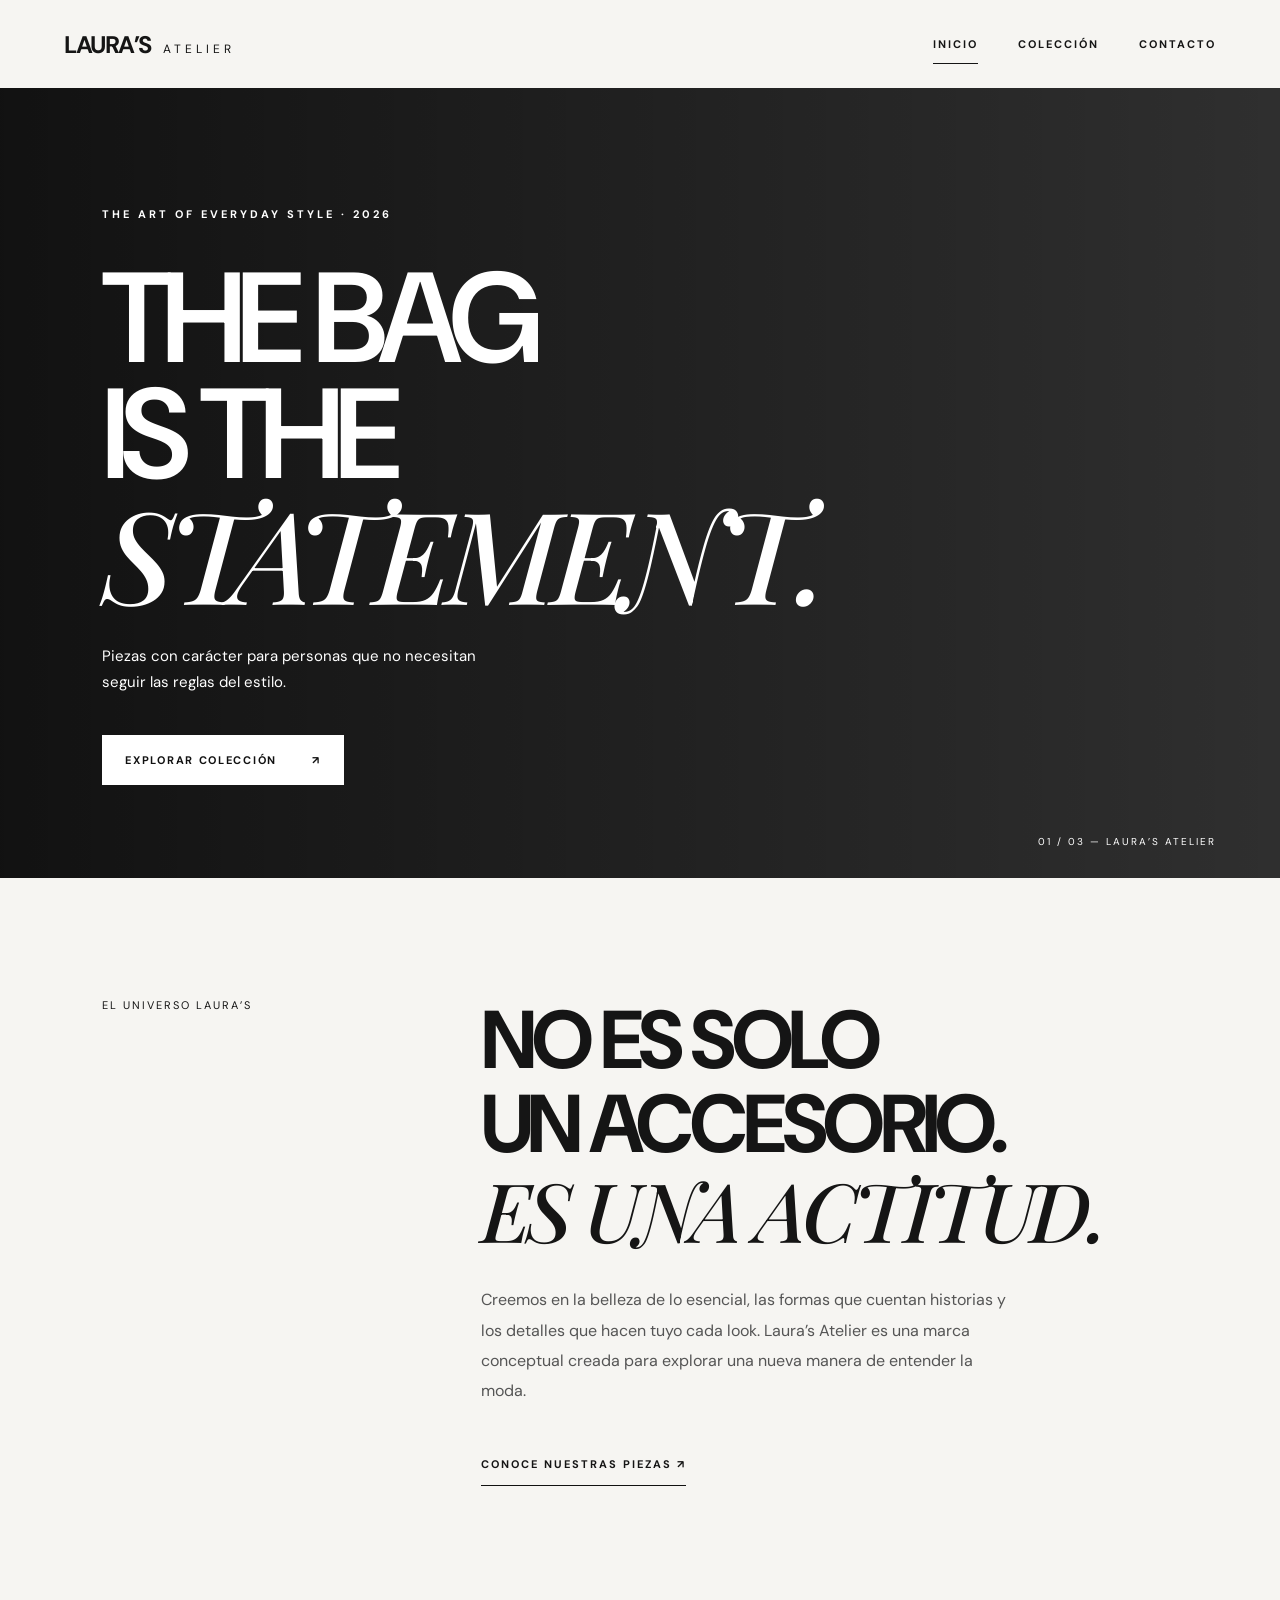
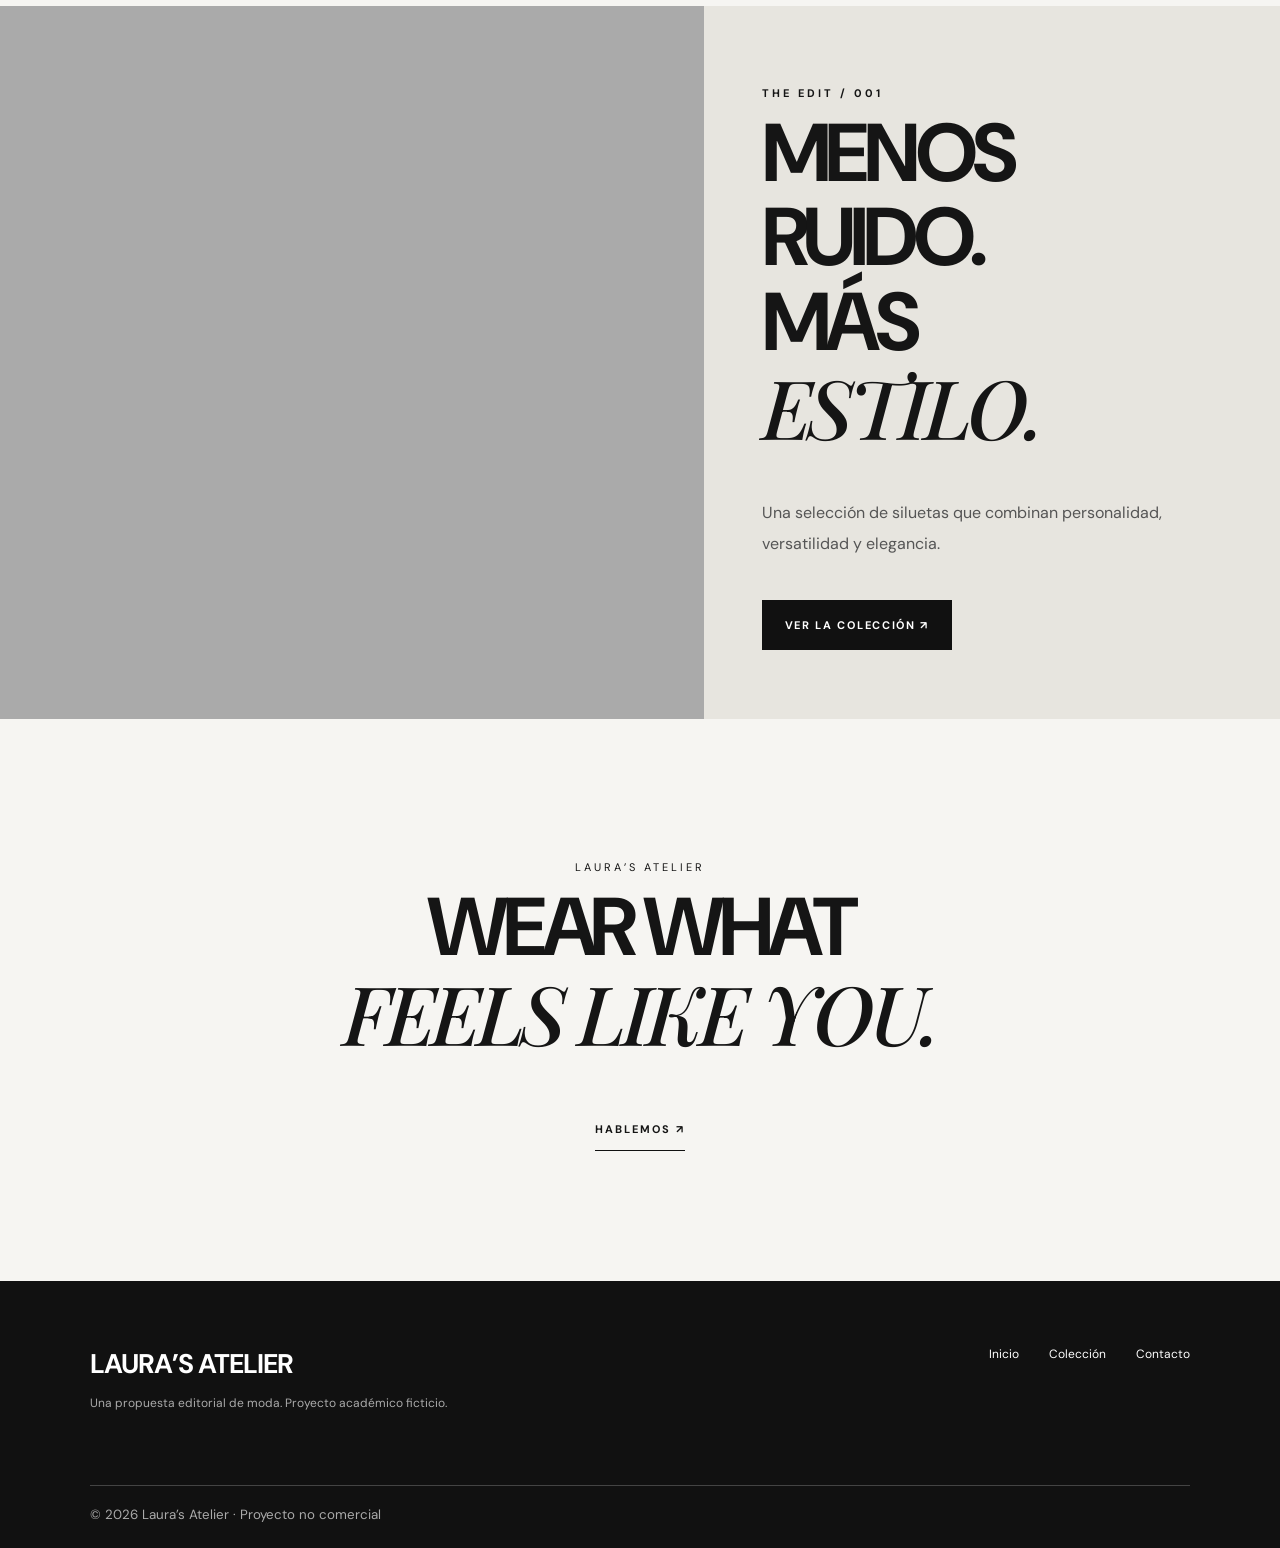
<file: index.html>
<!doctype html><html lang="es"><head><meta charset="utf-8"><meta name="viewport" content="width=device-width,initial-scale=1"><meta name="description" content="Laura’s Atelier: una marca conceptual de bolsos con estética editorial y carácter propio."><meta name="theme-color" content="#f6f5f2"><title>Inicio | Laura’s Atelier</title><link rel="preconnect" href="https://images.unsplash.com"><link rel="stylesheet" href="style.css"><script src="script.js" defer></script></head><body data-page="inicio"><a class="skip" href="#contenido">Saltar al contenido</a><header class="site-header"><a class="wordmark" href="index.html" aria-label="Laura’s Atelier, inicio">LAURA’S <span>ATELIER</span></a><button class="menu-toggle" aria-label="Abrir menú" aria-expanded="false">MENÚ <span>☰</span></button><nav class="nav" aria-label="Navegación principal"><a href="index.html" data-page="inicio">INICIO</a><a href="servicios.html" data-page="servicios">COLECCIÓN</a><a href="contacto.html" data-page="contacto">CONTACTO</a></nav></header><main id="contenido"><section class="hero"><div class="hero-image" role="img" aria-label="Bolso de cuero en una fotografía editorial"></div><div class="hero-content"><p class="eyebrow">THE ART OF EVERYDAY STYLE · 2026</p><h1>THE BAG<br>IS THE<br><em>STATEMENT.</em></h1><p>Piezas con carácter para personas que no necesitan seguir las reglas del estilo.</p><a class="button light" href="servicios.html">EXPLORAR COLECCIÓN <span aria-hidden="true">↗</span></a></div><div class="hero-index">01 / 03 — LAURA’S ATELIER</div></section><section class="intro section"><div class="intro-label">EL UNIVERSO LAURA’S</div><div><h2>NO ES SOLO<br>UN ACCESORIO.<br><em>ES UNA ACTITUD.</em></h2><p>Creemos en la belleza de lo esencial, las formas que cuentan historias y los detalles que hacen tuyo cada look. Laura’s Atelier es una marca conceptual creada para explorar una nueva manera de entender la moda.</p><a class="text-link" href="servicios.html">CONOCE NUESTRAS PIEZAS ↗</a></div></section><section class="feature-grid"><div class="feature-image feature-one" role="img" aria-label="Bolso negro de diseño"></div><div class="feature-copy"><p class="eyebrow">THE EDIT / 001</p><h2>MENOS<br>RUIDO.<br>MÁS<br><em>ESTILO.</em></h2><p>Una selección de siluetas que combinan personalidad, versatilidad y elegancia.</p><a class="button dark" href="servicios.html">VER LA COLECCIÓN ↗</a></div></section><section class="statement"><p>LAURA’S ATELIER</p><h2>WEAR WHAT<br><em>FEELS LIKE YOU.</em></h2><a href="contacto.html" class="text-link">HABLEMOS ↗</a></section></main><footer class="footer"><div><a class="footer-logo" href="index.html">LAURA’S ATELIER</a><p>Una propuesta editorial de moda. Proyecto académico ficticio.</p></div><div><a href="index.html">Inicio</a><a href="servicios.html">Colección</a><a href="contacto.html">Contacto</a></div><small>© 2026 Laura’s Atelier · Proyecto no comercial</small></footer></body></html>
</file>
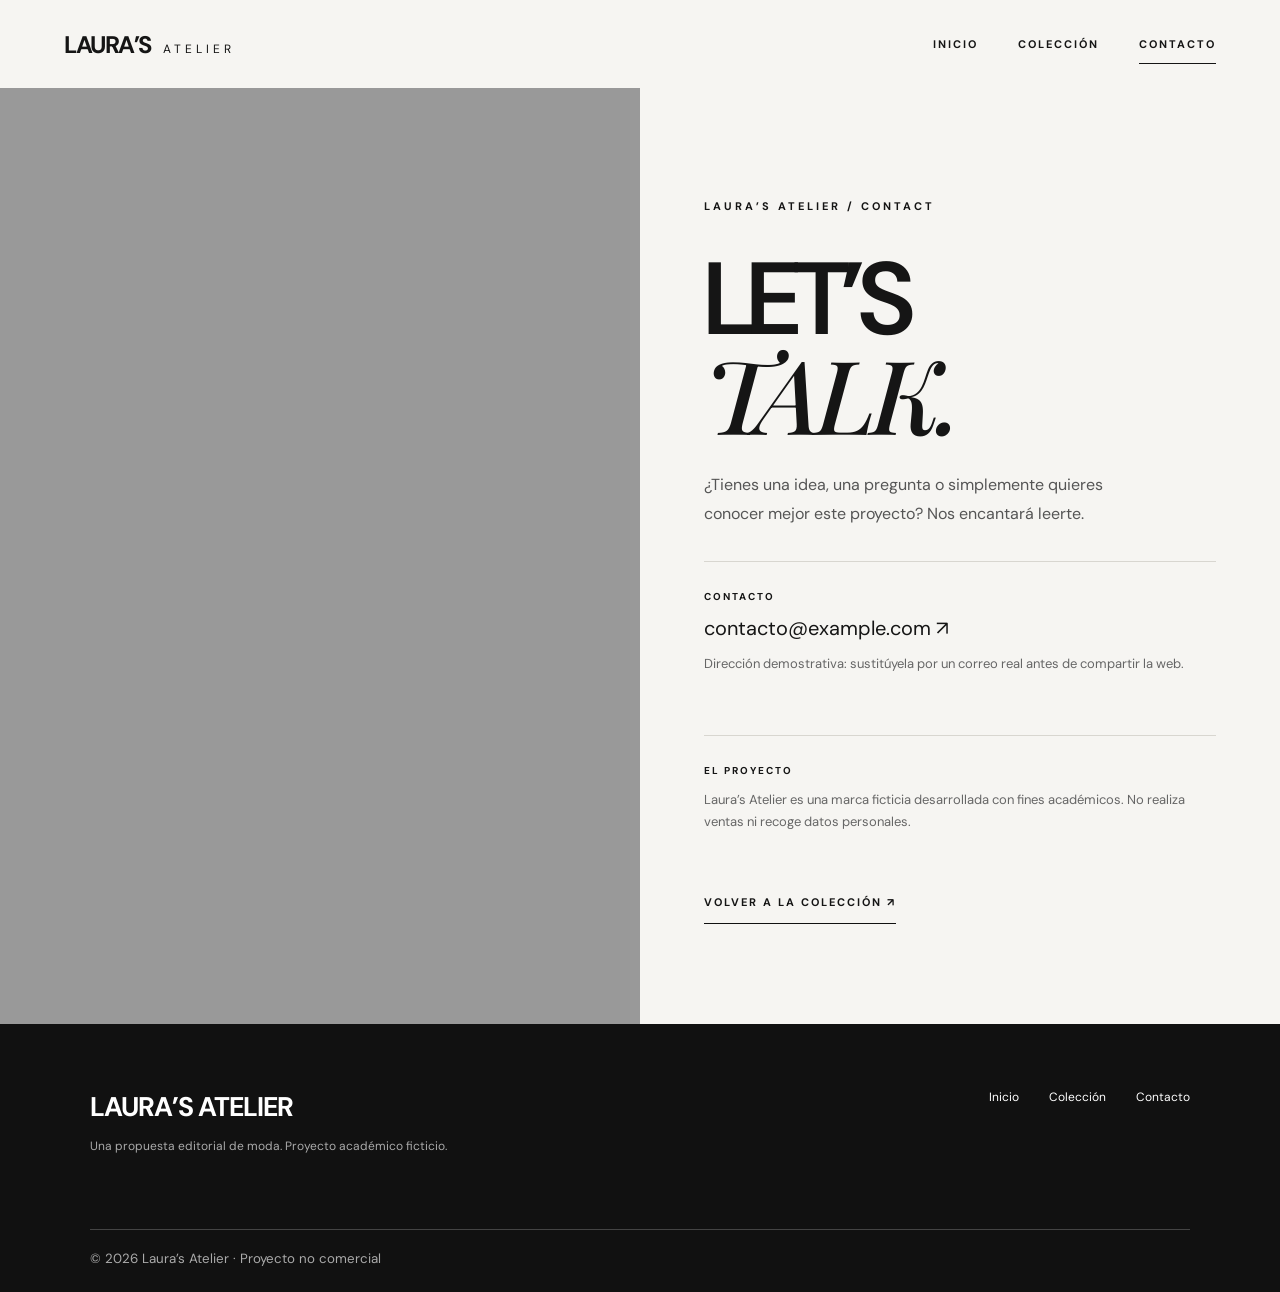
<file: contacto.html>
<!doctype html><html lang="es"><head><meta charset="utf-8"><meta name="viewport" content="width=device-width,initial-scale=1"><meta name="description" content="Contacta con Laura’s Atelier y descubre el proyecto académico de moda."><meta name="theme-color" content="#f6f5f2"><title>Contacto | Laura’s Atelier</title><link rel="preconnect" href="https://images.unsplash.com"><link rel="stylesheet" href="style.css"><script src="script.js" defer></script></head><body data-page="contacto"><a class="skip" href="#contenido">Saltar al contenido</a><header class="site-header"><a class="wordmark" href="index.html" aria-label="Laura’s Atelier, inicio">LAURA’S <span>ATELIER</span></a><button class="menu-toggle" aria-label="Abrir menú" aria-expanded="false">MENÚ <span>☰</span></button><nav class="nav" aria-label="Navegación principal"><a href="index.html" data-page="inicio">INICIO</a><a href="servicios.html" data-page="servicios">COLECCIÓN</a><a href="contacto.html" data-page="contacto">CONTACTO</a></nav></header><main id="contenido"><section class="contact-layout"><div class="contact-photo" role="img" aria-label="Fotografía editorial de moda y accesorios"></div><div class="contact-content"><p class="eyebrow">LAURA’S ATELIER / CONTACT</p><h1>LET’S<br><em>TALK.</em></h1><p>¿Tienes una idea, una pregunta o simplemente quieres conocer mejor este proyecto? Nos encantará leerte.</p><div class="contact-detail"><span>CONTACTO</span><a href="mailto:contacto@example.com?subject=Laura%27s%20Atelier">contacto@example.com ↗</a><small>Dirección demostrativa: sustitúyela por un correo real antes de compartir la web.</small></div><div class="contact-detail"><span>EL PROYECTO</span><p>Laura’s Atelier es una marca ficticia desarrollada con fines académicos. No realiza ventas ni recoge datos personales.</p></div><a class="text-link" href="servicios.html">VOLVER A LA COLECCIÓN ↗</a></div></section></main><footer class="footer"><div><a class="footer-logo" href="index.html">LAURA’S ATELIER</a><p>Una propuesta editorial de moda. Proyecto académico ficticio.</p></div><div><a href="index.html">Inicio</a><a href="servicios.html">Colección</a><a href="contacto.html">Contacto</a></div><small>© 2026 Laura’s Atelier · Proyecto no comercial</small></footer></body></html>
</file>
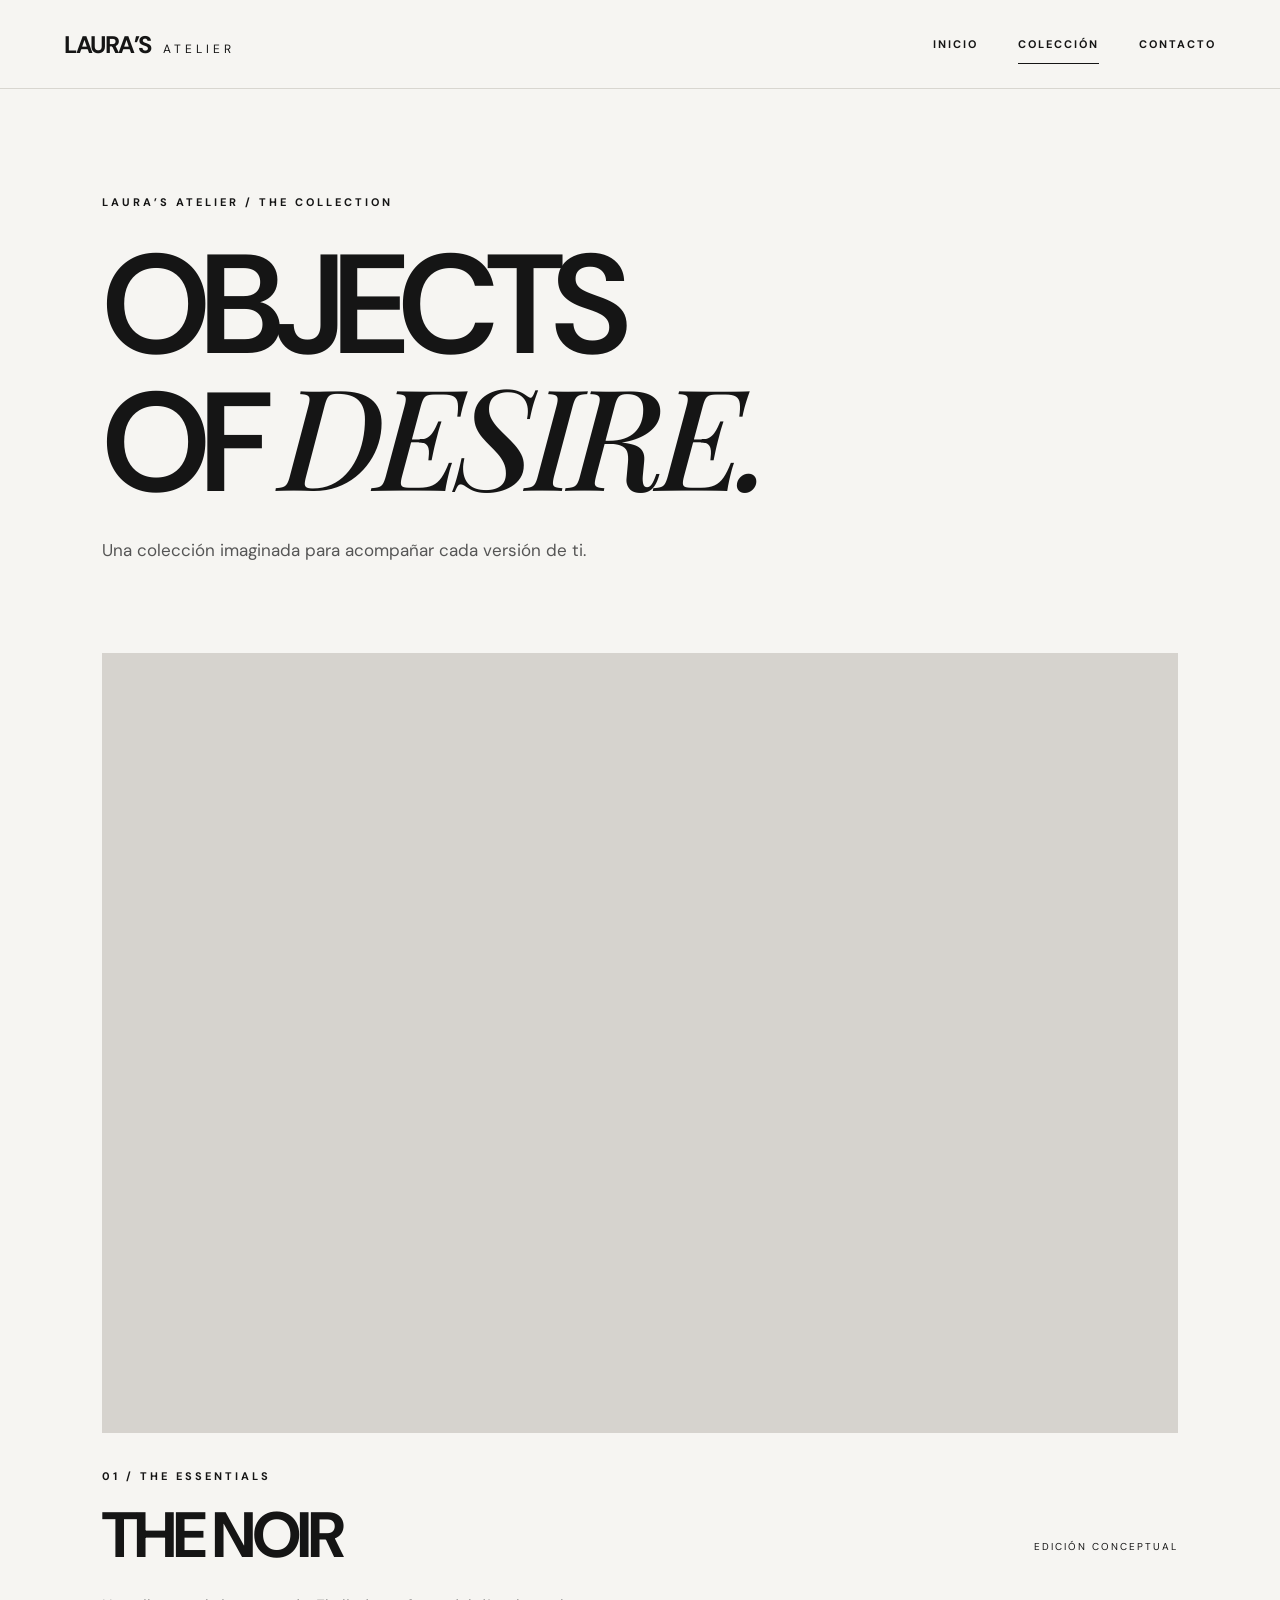
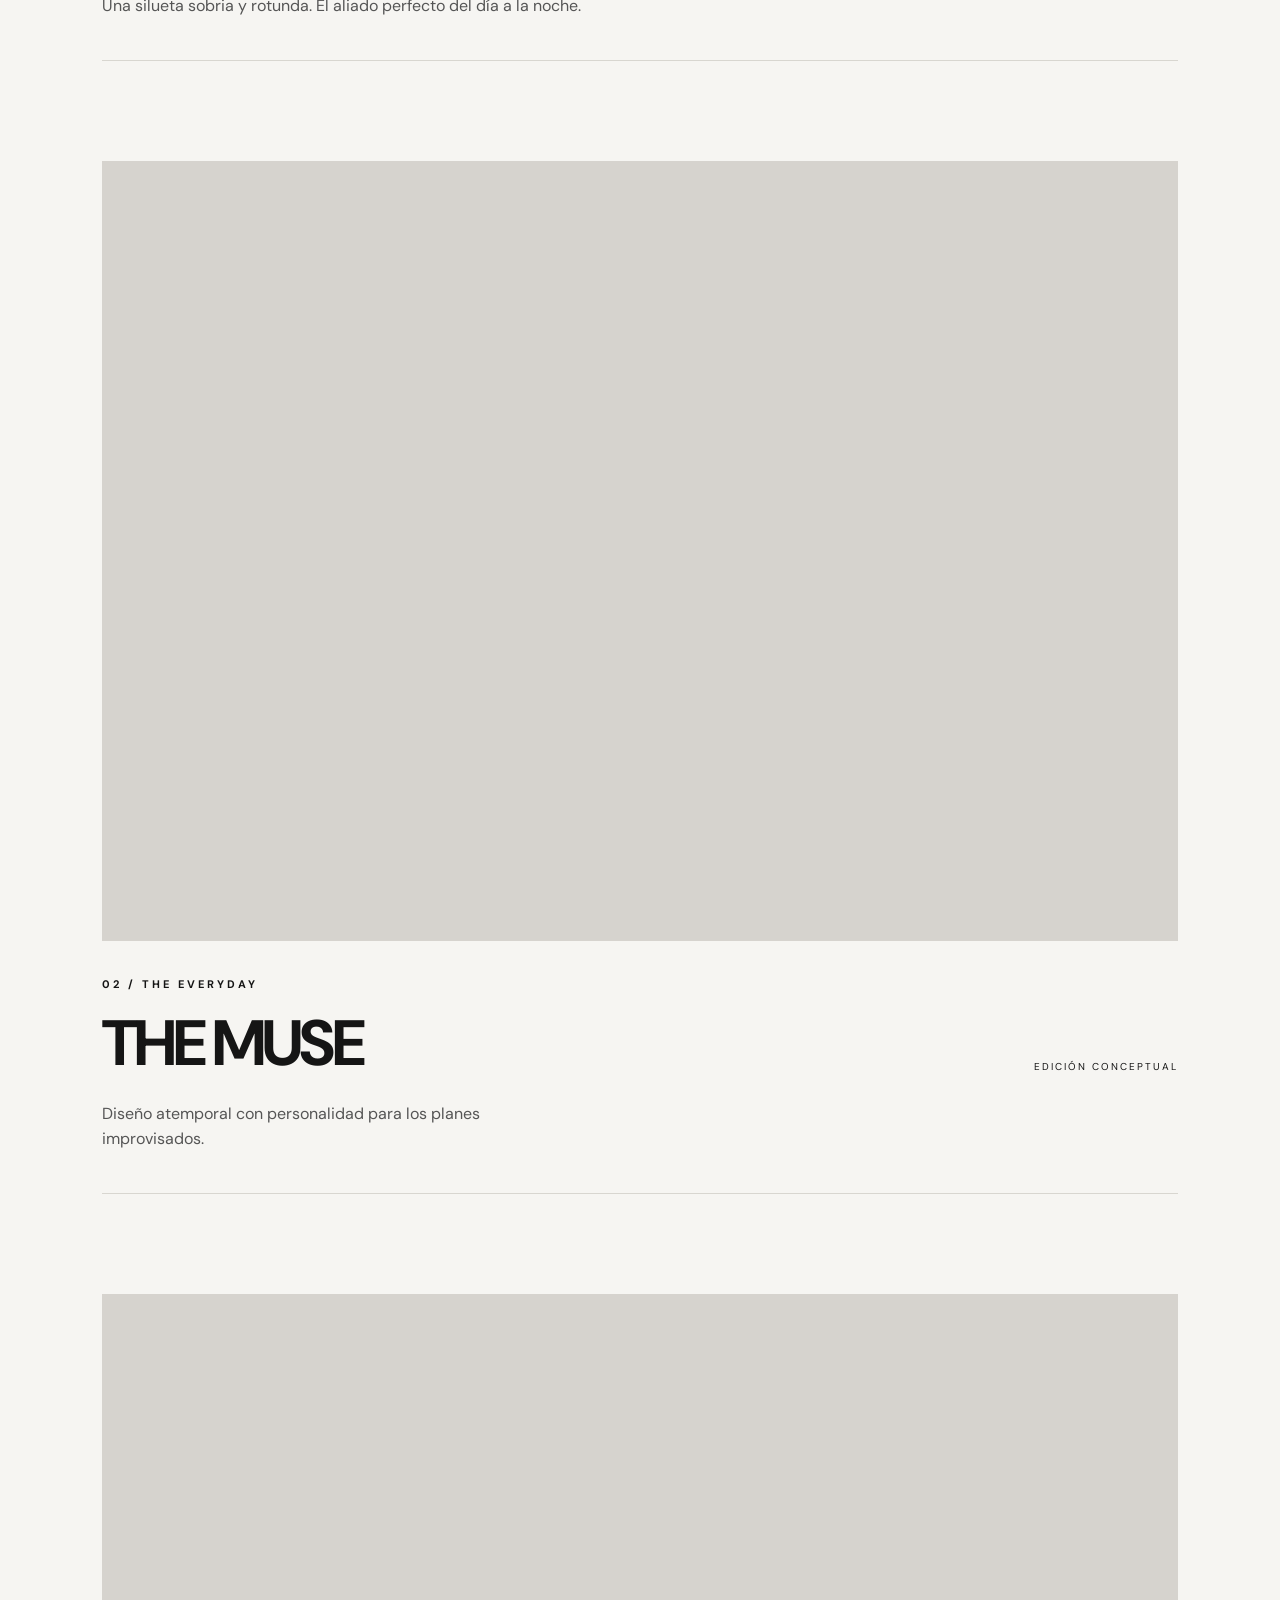
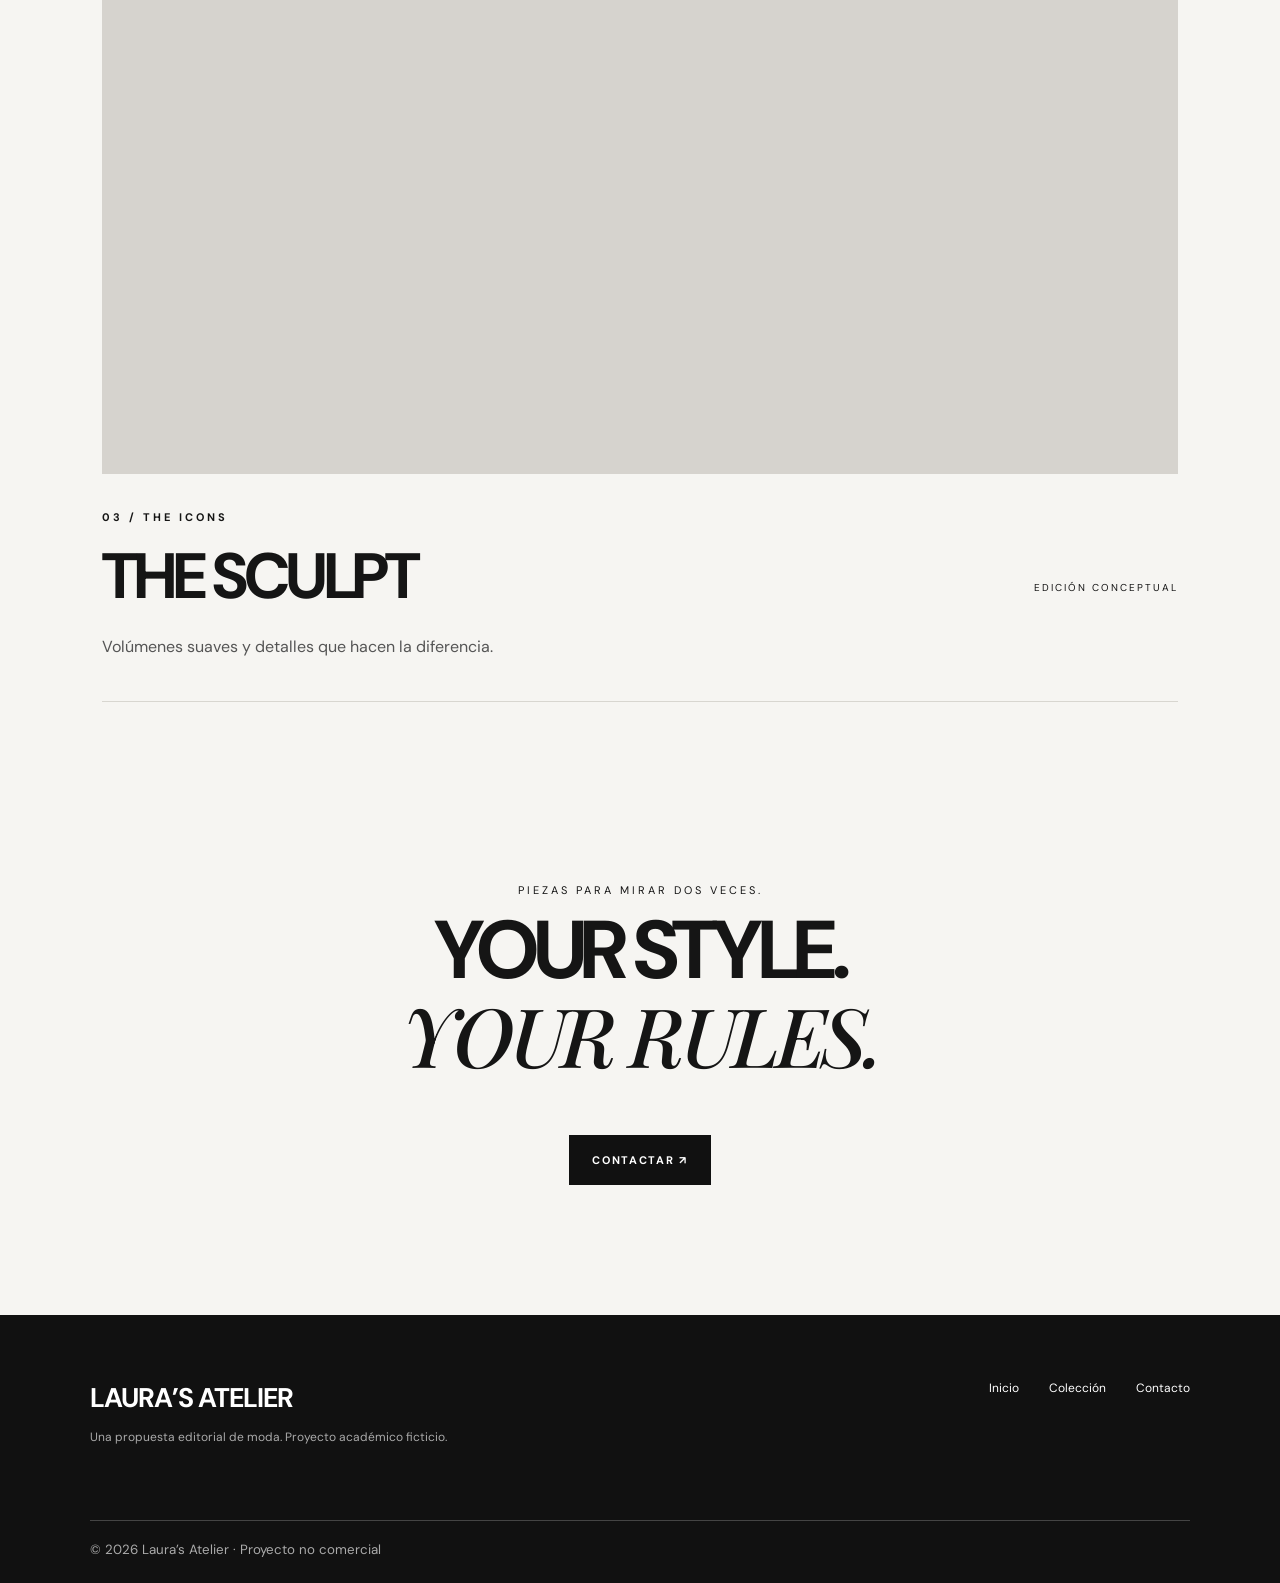
<file: servicios.html>
<!doctype html><html lang="es"><head><meta charset="utf-8"><meta name="viewport" content="width=device-width,initial-scale=1"><meta name="description" content="Explora The Noir, The Muse y The Sculpt: colección ficticia de bolsos Laura’s Atelier."><meta name="theme-color" content="#f6f5f2"><title>Colección | Laura’s Atelier</title><link rel="preconnect" href="https://images.unsplash.com"><link rel="stylesheet" href="style.css"><script src="script.js" defer></script></head><body data-page="servicios"><a class="skip" href="#contenido">Saltar al contenido</a><header class="site-header"><a class="wordmark" href="index.html" aria-label="Laura’s Atelier, inicio">LAURA’S <span>ATELIER</span></a><button class="menu-toggle" aria-label="Abrir menú" aria-expanded="false">MENÚ <span>☰</span></button><nav class="nav" aria-label="Navegación principal"><a href="index.html" data-page="inicio">INICIO</a><a href="servicios.html" data-page="servicios">COLECCIÓN</a><a href="contacto.html" data-page="contacto">CONTACTO</a></nav></header><main id="contenido"><section class="page-head"><p class="eyebrow">LAURA’S ATELIER / THE COLLECTION</p><h1>OBJECTS<br>OF <em>DESIRE.</em></h1><p>Una colección imaginada para acompañar cada versión de ti.</p></section><section class="products"><article class="product"><div class="product-image product-1" role="img" aria-label="Bolso negro de piel"></div><div class="product-meta"><div><p class="eyebrow">01 / THE ESSENTIALS</p><h2>THE NOIR</h2><p>Una silueta sobria y rotunda. El aliado perfecto del día a la noche.</p></div><span>EDICIÓN CONCEPTUAL</span></div></article><article class="product"><div class="product-image product-2" role="img" aria-label="Bolso marrón de hombro"></div><div class="product-meta"><div><p class="eyebrow">02 / THE EVERYDAY</p><h2>THE MUSE</h2><p>Diseño atemporal con personalidad para los planes improvisados.</p></div><span>EDICIÓN CONCEPTUAL</span></div></article><article class="product"><div class="product-image product-3" role="img" aria-label="Bolso claro de estilo minimalista"></div><div class="product-meta"><div><p class="eyebrow">03 / THE ICONS</p><h2>THE SCULPT</h2><p>Volúmenes suaves y detalles que hacen la diferencia.</p></div><span>EDICIÓN CONCEPTUAL</span></div></article></section><section class="collection-end"><p>PIEZAS PARA MIRAR DOS VECES.</p><h2>YOUR STYLE.<br><em>YOUR RULES.</em></h2><a class="button dark" href="contacto.html">CONTACTAR ↗</a></section></main><footer class="footer"><div><a class="footer-logo" href="index.html">LAURA’S ATELIER</a><p>Una propuesta editorial de moda. Proyecto académico ficticio.</p></div><div><a href="index.html">Inicio</a><a href="servicios.html">Colección</a><a href="contacto.html">Contacto</a></div><small>© 2026 Laura’s Atelier · Proyecto no comercial</small></footer></body></html>
</file>
<file: style.css>
@import url('https://fonts.googleapis.com/css2?family=DM+Sans:wght@400;500;600;700&family=Playfair+Display:ital,wght@0,500;1,500&display=swap');
:root{--ink:#151515;--paper:#f6f5f2;--line:#d8d6d0}*{box-sizing:border-box}html{scroll-behavior:smooth}body{margin:0;background:var(--paper);color:var(--ink);font-family:'DM Sans',Arial,sans-serif}a{color:inherit;text-decoration:none}img{max-width:100%}.skip{position:absolute;left:-9999px}.skip:focus{left:12px;top:12px;background:white;z-index:20;padding:12px}.site-header{height:88px;padding:0 5%;display:flex;align-items:center;justify-content:space-between;background:var(--paper);position:relative;z-index:5}.wordmark{font-size:24px;letter-spacing:-1.5px;font-weight:700;white-space:nowrap}.wordmark span{font-weight:400;font-size:12px;letter-spacing:4px;margin-left:8px}.nav{display:flex;gap:40px}.nav a{font-size:11px;letter-spacing:2px;font-weight:700;padding:12px 0;border-bottom:1px solid transparent}.nav a:hover,.nav a[aria-current="page"]{border-color:var(--ink)}.menu-toggle{display:none}.hero{height:min(790px,calc(100svh - 88px));min-height:580px;position:relative;color:white;background:#333;overflow:hidden}.hero-image{position:absolute;inset:0;background:linear-gradient(90deg,rgba(0,0,0,.66),rgba(0,0,0,.08)),url('https://images.unsplash.com/photo-1548036328-c9fa89d128fa?auto=format&fit=crop&w=1800&q=85') center 55%/cover}.hero-content{position:relative;padding:12vh 8%;max-width:900px}.eyebrow{font-size:11px;letter-spacing:3px;font-weight:700}.hero h1,.page-head h1,.contact-content h1{font-size:clamp(64px,10vw,152px);line-height:.91;letter-spacing:-.07em;font-weight:600;margin:40px 0 24px}.hero h1 em,.intro h2 em,.feature-copy h2 em,.statement h2 em,.page-head h1 em,.collection-end h2 em,.contact-content h1 em{font-family:'Playfair Display',Georgia,serif;font-weight:500;letter-spacing:-.055em}.hero-content>p:not(.eyebrow){max-width:400px;line-height:1.7;font-size:15px}.button{display:inline-flex;gap:35px;align-items:center;justify-content:space-between;padding:18px 23px;margin-top:25px;font-size:11px;font-weight:700;letter-spacing:1.7px;transition:transform .2s}.button:hover{transform:translateY(-3px)}.button.light{background:#fff;color:#111}.button.dark{background:#111;color:#fff}.hero-index{position:absolute;right:5%;bottom:30px;font-size:10px;letter-spacing:2px}.section{padding:120px 8%}.intro{display:grid;grid-template-columns:1fr 2fr;gap:30px}.intro-label{font-size:11px;letter-spacing:2px}.intro h2,.feature-copy h2,.statement h2,.collection-end h2{font-size:clamp(46px,6.4vw,100px);letter-spacing:-.065em;line-height:1.03;margin:0 0 28px}.intro p,.feature-copy>p:not(.eyebrow){font-size:16px;line-height:1.9;max-width:530px;color:#555}.text-link{display:inline-block;font-size:11px;font-weight:700;letter-spacing:2px;border-bottom:1px solid #111;padding:14px 0;margin-top:20px}.feature-grid{display:grid;grid-template-columns:1.1fr .9fr;min-height:650px}.feature-image{background-color:#aaa;background-size:cover;background-position:center}.feature-one{background-image:url('https://images.unsplash.com/photo-1584917865442-de89df76afd3?auto=format&fit=crop&w=1100&q=85')}.feature-copy{background:#e7e5df;padding:12% 10%;display:flex;flex-direction:column;align-items:flex-start;justify-content:center}.statement{text-align:center;padding:130px 5%}.statement>p,.collection-end>p{font-size:11px;letter-spacing:3px}.footer{background:#111;color:#fff;padding:65px 7% 25px;display:grid;grid-template-columns:1fr 1fr;gap:60px}.footer-logo{font-size:27px;letter-spacing:-1px;font-weight:700}.footer p{color:#aaa;font-size:12px;line-height:1.7}.footer>div:nth-child(2){display:flex;gap:30px;justify-content:flex-end;align-items:start;font-size:12px}.footer small{grid-column:1/-1;border-top:1px solid #444;padding-top:20px;color:#aaa}.page-head{padding:95px 8% 75px;border-top:1px solid var(--line)}.page-head h1{font-size:clamp(68px,11vw,150px);margin:32px 0}.page-head>p:last-child{font-size:17px;color:#555}.products{padding:0 8%}.product{margin-bottom:100px}.product-image{height:clamp(370px,65vw,780px);background-size:cover;background-position:center;background-color:#d6d3ce}.product-1{background-image:url('https://images.unsplash.com/photo-1584917865442-de89df76afd3?auto=format&fit=crop&w=1500&q=85')}.product-2{background-image:url('https://images.unsplash.com/photo-1548036328-c9fa89d128fa?auto=format&fit=crop&w=1500&q=85')}.product-3{background-image:url('https://images.unsplash.com/photo-1553062407-98eeb64c6a62?auto=format&fit=crop&w=1500&q=85')}.product-meta{display:flex;justify-content:space-between;gap:30px;padding:25px 0;border-bottom:1px solid var(--line)}.product-meta h2{font-size:clamp(40px,5vw,70px);letter-spacing:-.06em;margin:8px 0}.product-meta p:not(.eyebrow){color:#555;max-width:480px;line-height:1.6}.product-meta>span{font-size:10px;letter-spacing:2px;align-self:center}.collection-end{text-align:center;padding:70px 5% 130px}.contact-layout{display:grid;grid-template-columns:1fr 1fr;min-height:780px}.contact-photo{background:#999 url('https://images.unsplash.com/photo-1548036328-c9fa89d128fa?auto=format&fit=crop&w=1200&q=85') center/cover}.contact-content{padding:100px 10%}.contact-content h1{font-size:clamp(70px,8vw,125px)}.contact-content>p:not(.eyebrow){line-height:1.8;color:#555;max-width:450px}.contact-detail{border-top:1px solid var(--line);padding:28px 0;margin-top:32px;display:flex;flex-direction:column;gap:12px}.contact-detail span{font-size:10px;letter-spacing:2px;font-weight:700}.contact-detail a{font-size:20px;overflow-wrap:anywhere}.contact-detail p,.contact-detail small{font-size:13px;line-height:1.7;color:#666;margin:0}@media(max-width:760px){.site-header{height:72px;padding:0 5%}.wordmark{font-size:19px}.wordmark span{font-size:9px;letter-spacing:2px;margin-left:3px}.menu-toggle{display:block;background:none;border:0;font:700 11px 'DM Sans',sans-serif;letter-spacing:1px;cursor:pointer}.menu-toggle span{font-size:18px;margin-left:6px}.nav{display:none;position:absolute;top:72px;left:0;right:0;background:var(--paper);padding:24px 6%;flex-direction:column;gap:14px;border-top:1px solid var(--line);box-shadow:0 14px 22px #0001}.nav.open{display:flex}.hero{min-height:600px;height:calc(90svh - 72px)}.hero-content{padding:105px 7% 0}.hero h1{font-size:clamp(62px,13vw,95px)}.hero-image{background-position:60% center}.section{padding:75px 7%}.intro{grid-template-columns:1fr;gap:35px}.feature-grid{grid-template-columns:1fr}.feature-image{min-height:430px}.feature-copy{padding:75px 8%}.statement{padding:90px 5%}.footer{grid-template-columns:1fr;gap:25px}.footer>div:nth-child(2){justify-content:flex-start;flex-wrap:wrap}.page-head{padding:75px 7% 55px}.products{padding:0 7%}.product{margin-bottom:65px}.product-image{height:440px}.product-meta{flex-direction:column;gap:5px}.product-meta>span{align-self:flex-start}.contact-layout{grid-template-columns:1fr}.contact-photo{min-height:350px}.contact-content{padding:70px 7%}.contact-content h1{font-size:90px}}@media(prefers-reduced-motion:reduce){html{scroll-behavior:auto}.button{transition:none}}
</file>
